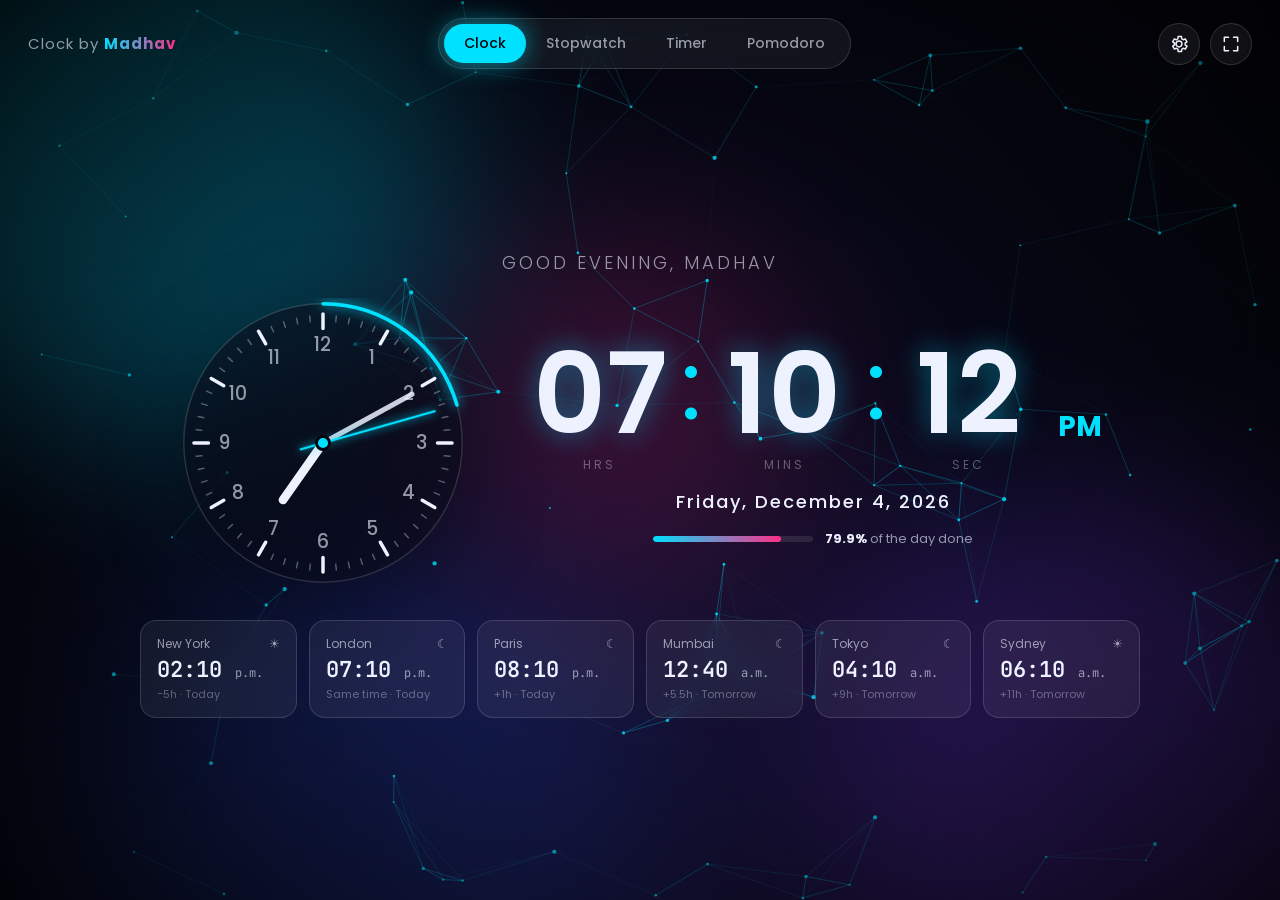
<file: index.html>
<!DOCTYPE html>
<html lang="en">
<head>
    <meta charset="UTF-8">
    <meta name="viewport" content="width=device-width, initial-scale=1.0">
    <title>Timer</title>
    <!-- Redirect the site root to the app, keeping any #tab in the URL -->
    <meta http-equiv="refresh" content="0; url=Timer.html">
    <script>location.replace("Timer.html" + location.hash);</script>
    <style>body { background: #05060f; color: #eef2ff; font-family: sans-serif; }</style>
</head>
<body>
    <p><a href="Timer.html" style="color:#00e0ff">Open the Timer</a></p>
</body>
</html>
</file>
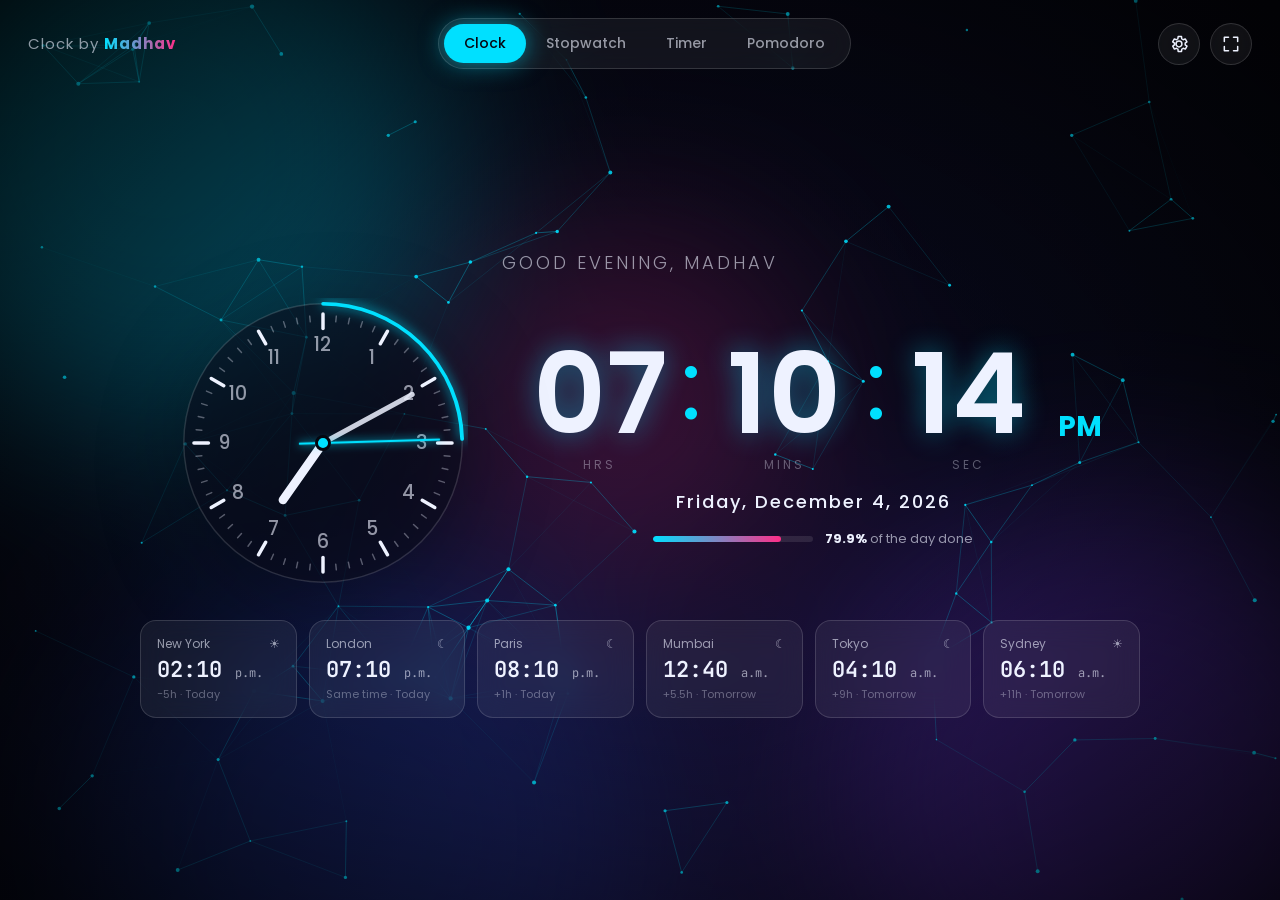
<file: Timer.html>
<!DOCTYPE html>
<html lang="en">
<head>
    <meta charset="UTF-8">
    <meta name="viewport" content="width=device-width, initial-scale=1.0">
    <link rel="icon" type="image/x-icon" href="./f813828474e1252f9784d7bb17917079.jpg">
    <title>Timer</title>

    <!-- Google Fonts: Poppins for text, JetBrains Mono for the numbers -->
    <link rel="preconnect" href="https://fonts.googleapis.com">
    <link rel="preconnect" href="https://fonts.gstatic.com" crossorigin>
    <link href="https://fonts.googleapis.com/css2?family=JetBrains+Mono:wght@400;600;700&family=Poppins:wght@300;400;500;600;700&display=swap" rel="stylesheet">

    <link rel="stylesheet" href="Timer.css">
</head>
<body data-bg="network">

    <!-- ================= ANIMATED BACKGROUND ================= -->
    <div class="bg" aria-hidden="true">
        <div class="bg-photo"></div>
        <div class="aurora"><span></span><span></span><span></span><span></span></div>
        <canvas id="bg-canvas"></canvas>
        <div class="vignette"></div>
    </div>

    <!-- ================= TOP BAR ================= -->
    <header class="topbar">
        <p class="personal-touch">Clock by <b>Madhav</b></p>

        <nav class="tabs" role="tablist">
            <button class="tab active" data-view="clock" role="tab">Clock</button>
            <button class="tab" data-view="stopwatch" role="tab">Stopwatch</button>
            <button class="tab" data-view="timer" role="tab">Timer</button>
            <button class="tab" data-view="pomodoro" role="tab">Pomodoro</button>
            <span class="tab-indicator"></span>
        </nav>

        <div class="tools">
            <button id="settings-btn" class="icon-btn" title="Settings (S)" aria-label="Settings">
                <svg viewBox="0 0 24 24"><path d="M12 15.5A3.5 3.5 0 1 0 12 8.5a3.5 3.5 0 0 0 0 7Zm7.4-2.5a7.6 7.6 0 0 0 0-2l2.1-1.6-2-3.5-2.5 1a7.4 7.4 0 0 0-1.7-1L15 3h-4l-.4 2.9a7.4 7.4 0 0 0-1.7 1l-2.5-1-2 3.5L6.6 11a7.6 7.6 0 0 0 0 2l-2.1 1.6 2 3.5 2.5-1a7.4 7.4 0 0 0 1.7 1L11 21h4l.4-2.9a7.4 7.4 0 0 0 1.7-1l2.5 1 2-3.5Z"/></svg>
            </button>
            <button id="fullscreen-btn" class="icon-btn" title="Fullscreen (F)" aria-label="Fullscreen">
                <svg viewBox="0 0 24 24"><path d="M4 9V4h5M20 9V4h-5M4 15v5h5M20 15v5h-5"/></svg>
            </button>
        </div>
    </header>

    <main>
        <!-- ================= CLOCK ================= -->
        <section class="view active" id="view-clock">
            <p class="greeting" id="greeting">Hello</p>

            <div class="clock-layout">
                <!-- Analog clock (ticks + numbers are generated in Timer.js) -->
                <svg class="analog" viewBox="0 0 200 200">
                    <circle class="face" cx="100" cy="100" r="96"/>
                    <circle class="sec-ring" id="sec-ring" cx="100" cy="100" r="96"/>
                    <g id="ticks"></g>
                    <line class="hand hour" id="hand-h" x1="100" y1="100" x2="100" y2="52"/>
                    <line class="hand min" id="hand-m" x1="100" y1="100" x2="100" y2="30"/>
                    <line class="hand sec" id="hand-s" x1="100" y1="116" x2="100" y2="20"/>
                    <circle class="pin" cx="100" cy="100" r="4.5"/>
                </svg>

                <!-- Digital clock -->
                <div class="digital">
                    <div class="clock">
                        <div class="unit"><span class="digits" id="hours">00</span><small>HRS</small></div>
                        <span class="colon">:</span>
                        <div class="unit"><span class="digits" id="minutes">00</span><small>MINS</small></div>
                        <span class="colon">:</span>
                        <div class="unit"><span class="digits" id="seconds">00</span><small>SEC</small></div>
                        <span class="ampm" id="ampm"></span>
                    </div>
                    <div class="date" id="date">Loading...</div>
                    <div class="day-progress">
                        <div class="bar"><i id="day-bar"></i></div>
                        <span><b id="day-pct">0%</b> of the day done</span>
                    </div>
                </div>
            </div>

            <!-- World clocks -->
            <div class="world" id="world"></div>
        </section>

        <!-- ================= STOPWATCH ================= -->
        <section class="view" id="view-stopwatch">
            <div class="ring-wrap">
                <svg class="ring" viewBox="0 0 220 220">
                    <circle class="ring-bg" cx="110" cy="110" r="100"/>
                    <circle class="ring-fg" id="sw-ring" cx="110" cy="110" r="100"/>
                </svg>
                <div class="ring-center">
                    <div class="big mono" id="sw-time">00:00.00</div>
                    <div class="sub mono" id="sw-lap-time">Lap 1 · 00:00.00</div>
                </div>
            </div>

            <div class="controls">
                <button class="btn" id="sw-reset" disabled>Reset</button>
                <button class="btn primary" id="sw-start">Start</button>
                <button class="btn" id="sw-lap" disabled>Lap</button>
            </div>

            <ol class="laps" id="sw-laps"></ol>
            <p class="hint">Space start / stop · L lap · R reset</p>
        </section>

        <!-- ================= TIMER (COUNTDOWN) ================= -->
        <section class="view" id="view-timer">
            <div class="ring-wrap">
                <svg class="ring" viewBox="0 0 220 220">
                    <circle class="ring-bg" cx="110" cy="110" r="100"/>
                    <circle class="ring-fg" id="tm-ring" cx="110" cy="110" r="100"/>
                </svg>
                <div class="ring-center">
                    <div class="tm-inputs" id="tm-inputs">
                        <label><input type="number" id="tm-h" min="0" max="99" value="0" class="mono"><span>h</span></label>
                        <label><input type="number" id="tm-m" min="0" max="59" value="5" class="mono"><span>m</span></label>
                        <label><input type="number" id="tm-s" min="0" max="59" value="0" class="mono"><span>s</span></label>
                    </div>
                    <div class="big mono hidden" id="tm-time">00:05:00</div>
                    <div class="sub" id="tm-end">Scroll or type to set</div>
                </div>
            </div>

            <div class="presets" id="tm-presets">
                <button class="chip" data-sec="60">1 min</button>
                <button class="chip" data-sec="300">5 min</button>
                <button class="chip" data-sec="600">10 min</button>
                <button class="chip" data-sec="900">15 min</button>
                <button class="chip" data-sec="1800">30 min</button>
                <button class="chip" data-sec="3600">1 h</button>
                <button class="chip accent" id="tm-add">+1 min</button>
            </div>

            <div class="controls">
                <button class="btn" id="tm-reset" disabled>Reset</button>
                <button class="btn primary" id="tm-start">Start</button>
            </div>
            <p class="hint">Space start / pause · R reset</p>
        </section>

        <!-- ================= POMODORO ================= -->
        <section class="view" id="view-pomodoro" data-phase="work">
            <div class="phase-pills" id="pm-pills">
                <button data-phase="work">Focus</button>
                <button data-phase="short">Short break</button>
                <button data-phase="long">Long break</button>
            </div>

            <div class="ring-wrap">
                <svg class="ring" viewBox="0 0 220 220">
                    <circle class="ring-bg" cx="110" cy="110" r="100"/>
                    <circle class="ring-fg" id="pm-ring" cx="110" cy="110" r="100"/>
                </svg>
                <div class="ring-center">
                    <div class="sub upper" id="pm-label">Focus</div>
                    <div class="big mono" id="pm-time">25:00</div>
                    <div class="dots" id="pm-dots"><i></i><i></i><i></i><i></i></div>
                </div>
            </div>

            <div class="controls">
                <button class="btn" id="pm-reset">Reset</button>
                <button class="btn primary" id="pm-start">Start</button>
                <button class="btn" id="pm-skip">Skip</button>
            </div>
            <p class="hint">Completed today: <b id="pm-count">0</b> focus sessions</p>
        </section>
    </main>

    <!-- ================= SETTINGS DRAWER ================= -->
    <div class="scrim" id="scrim"></div>
    <aside class="drawer" id="drawer" aria-label="Settings">
        <h2>Settings</h2>

        <div class="field">
            <label>Background</label>
            <div class="seg" id="bg-seg">
                <button data-bg="network">Network</button>
                <button data-bg="stars">Warp</button>
                <button data-bg="waves">Waves</button>
                <button data-bg="photo">Photo</button>
            </div>
        </div>

        <div class="field">
            <label>Accent colour</label>
            <div class="swatches" id="swatches"></div>
        </div>

        <label class="switch-row"><span>24-hour clock</span><input type="checkbox" id="opt-h24"><i></i></label>
        <label class="switch-row"><span>Sounds</span><input type="checkbox" id="opt-sound"><i></i></label>
        <label class="switch-row"><span>Date en français</span><input type="checkbox" id="opt-fr"><i></i></label>
        <label class="switch-row"><span>Auto-start next Pomodoro</span><input type="checkbox" id="opt-auto"><i></i></label>

        <div class="field">
            <label>Pomodoro lengths (minutes)</label>
            <div class="pm-set">
                <label>Focus<input type="number" id="opt-work" min="1" max="120" class="mono"></label>
                <label>Short<input type="number" id="opt-short" min="1" max="60" class="mono"></label>
                <label>Long<input type="number" id="opt-long" min="1" max="60" class="mono"></label>
            </div>
        </div>

        <p class="hint left">Shortcuts: 1–4 switch tabs · F fullscreen · S settings</p>
        <button class="btn primary wide" id="drawer-close">Done</button>
    </aside>

    <!-- ================= ALARM POPUP ================= -->
    <div class="alarm" id="alarm" role="alertdialog" aria-labelledby="alarm-title">
        <div class="alarm-card">
            <div class="alarm-icon">⏰</div>
            <h2 id="alarm-title">Time's up!</h2>
            <p id="alarm-msg"></p>
            <div class="controls">
                <button class="btn" id="alarm-snooze">+1 min</button>
                <button class="btn primary" id="alarm-ok">Dismiss</button>
            </div>
        </div>
    </div>

    <div class="toast" id="toast"></div>

    <script src="background.js"></script>
    <script src="Timer.js"></script>
</body>
</html>
</file>
<file: Timer.css>
/* =====================================================================
   Timer by Madhav — styles
   ===================================================================== */

:root {
    --accent: #00e0ff;
    --accent-rgb: 0, 224, 255;
    --c-short: #22d39a;
    --c-long: #a77bff;
    --danger: #ff5470;

    --bg: #05060f;
    --text: #eef2ff;
    --muted: rgba(238, 242, 255, 0.6);
    --faint: rgba(238, 242, 255, 0.35);
    --glass: rgba(255, 255, 255, 0.06);
    --glass-strong: rgba(14, 16, 32, 0.72);
    --glass-border: rgba(255, 255, 255, 0.14);
    --radius: 22px;
}

* {
    padding: 0;
    margin: 0;
    border: 0;
    box-sizing: border-box; /* Largeur/hauteur incluent padding + bordure */
}

html, body { min-height: 100%; }

body {
    font-family: 'Poppins', sans-serif;
    color: var(--text);
    background: var(--bg);
    min-height: 100vh;
    display: flex;
    flex-direction: column;
    overflow-x: hidden;
    -webkit-font-smoothing: antialiased;
}

button { font: inherit; color: inherit; background: none; cursor: pointer; }
button:focus-visible, input:focus-visible { outline: 2px solid var(--accent); outline-offset: 3px; }
.mono { font-family: 'JetBrains Mono', monospace; font-variant-numeric: tabular-nums; }
.hidden { display: none !important; }

/* =================== ANIMATED BACKGROUND =================== */
.bg {
    position: fixed;
    inset: 0;
    z-index: -1;
    overflow: hidden;
    background: radial-gradient(ellipse at 50% 120%, #1b1442 0%, #070818 55%, #05060f 100%);
}

/* Original photo, slowly zooming ("Ken Burns" effect) */
.bg-photo {
    position: absolute;
    inset: -6%;
    background: url('./5825705.jpg') center / cover no-repeat;
    opacity: 0;
    transition: opacity 1.2s ease;
    animation: kenburns 45s ease-in-out infinite alternate;
}
body[data-bg="photo"] .bg-photo { opacity: 1; }

/* Blurry coloured blobs drifting around */
.aurora {
    position: absolute;
    inset: 0;
    filter: blur(90px);
    opacity: 0.6;
    transition: opacity 1.2s ease;
}
body[data-bg="photo"] .aurora { opacity: 0.25; }
body[data-bg="stars"] .aurora { opacity: 0.35; }

.aurora span {
    position: absolute;
    width: 45vmax;
    height: 45vmax;
    border-radius: 50%;
    opacity: 0.5;
    mix-blend-mode: screen;
}
.aurora span:nth-child(1) { background: var(--accent); top: -15%; left: -10%; animation: drift1 24s ease-in-out infinite alternate; }
.aurora span:nth-child(2) { background: #7c3aed; bottom: -20%; right: -10%; animation: drift2 30s ease-in-out infinite alternate; }
.aurora span:nth-child(3) { background: #ff2e88; top: 25%; left: 35%; width: 28vmax; height: 28vmax; opacity: 0.3; animation: drift3 20s ease-in-out infinite alternate; }
.aurora span:nth-child(4) { background: #1e40af; bottom: -25%; left: 5%; animation: drift2 36s ease-in-out infinite alternate-reverse; }

#bg-canvas { position: absolute; inset: 0; width: 100%; height: 100%; }

.vignette {
    position: absolute;
    inset: 0;
    background: radial-gradient(ellipse at center, transparent 35%, rgba(0, 0, 0, 0.7) 100%);
}

@keyframes kenburns {
    from { transform: scale(1) translate(0, 0); }
    to   { transform: scale(1.12) translate(-2%, -2%); }
}
@keyframes drift1 {
    0%   { transform: translate(0, 0) scale(1); }
    50%  { transform: translate(30vw, 20vh) scale(1.25); }
    100% { transform: translate(10vw, 45vh) scale(0.9); }
}
@keyframes drift2 {
    0%   { transform: translate(0, 0) scale(1); }
    50%  { transform: translate(-25vw, -15vh) scale(1.15); }
    100% { transform: translate(-40vw, 5vh) scale(1.3); }
}
@keyframes drift3 {
    0%   { transform: translate(0, 0) scale(1); }
    100% { transform: translate(-20vw, 25vh) scale(1.5); }
}

/* =================== TOP BAR =================== */
.topbar {
    display: flex;
    align-items: center;
    justify-content: space-between;
    gap: 16px;
    padding: 18px 28px;
}

.personal-touch {
    font-size: 15px;
    letter-spacing: 1px;
    color: var(--muted);
    min-width: 140px;
}
.personal-touch b {
    color: var(--text);
    background: linear-gradient(90deg, var(--accent), #ff2e88, var(--accent));
    background-size: 200% auto;
    -webkit-background-clip: text;
    background-clip: text;
    -webkit-text-fill-color: transparent;
    animation: shine 4s linear infinite;
}
@keyframes shine { to { background-position: 200% center; } }

.tabs {
    position: relative;
    display: flex;
    padding: 5px;
    border-radius: 999px;
    background: var(--glass);
    border: 1px solid var(--glass-border);
    backdrop-filter: blur(14px);
    -webkit-backdrop-filter: blur(14px);
}
.tab {
    position: relative;
    z-index: 1;
    padding: 9px 20px;
    border-radius: 999px;
    font-size: 14px;
    font-weight: 500;
    color: var(--muted);
    transition: color 0.3s ease;
}
.tab:hover { color: var(--text); }
.tab.active { color: #050611; }
.tab-indicator {
    position: absolute;
    top: 5px;
    bottom: 5px;
    left: 0;
    border-radius: 999px;
    background: var(--accent);
    box-shadow: 0 0 24px rgba(var(--accent-rgb), 0.55);
    transition: transform 0.45s cubic-bezier(.6, .05, .2, 1.2), width 0.45s cubic-bezier(.6, .05, .2, 1.2), background 0.4s;
}

.tools { display: flex; gap: 10px; min-width: 140px; justify-content: flex-end; }
.icon-btn {
    width: 42px;
    height: 42px;
    border-radius: 50%;
    display: grid;
    place-items: center;
    background: var(--glass);
    border: 1px solid var(--glass-border);
    backdrop-filter: blur(14px);
    -webkit-backdrop-filter: blur(14px);
    transition: transform 0.3s, border-color 0.3s;
}
.icon-btn svg { width: 20px; height: 20px; fill: none; stroke: currentColor; stroke-width: 1.8; stroke-linecap: round; stroke-linejoin: round; }
.icon-btn:hover { transform: rotate(30deg) scale(1.08); border-color: var(--accent); }

/* =================== VIEWS =================== */
main {
    flex: 1;
    display: grid;
    place-items: center;
    padding: 10px 20px 30px;
}

.view {
    display: none;
    flex-direction: column;
    align-items: center;
    gap: 22px;
    width: 100%;
    max-width: 1000px;
}
.view.active { display: flex; animation: viewIn 0.55s cubic-bezier(.2, .8, .2, 1); }
@keyframes viewIn {
    from { opacity: 0; transform: translateY(18px) scale(0.98); filter: blur(6px); }
    to   { opacity: 1; transform: none; filter: none; }
}

.hint { font-size: 13px; color: var(--faint); text-align: center; }
.hint b { color: var(--accent); }
.hint.left { text-align: left; }

/* =================== CLOCK =================== */
.greeting {
    font-size: 18px;
    font-weight: 300;
    letter-spacing: 3px;
    text-transform: uppercase;
    color: var(--muted);
}

.clock-layout {
    display: flex;
    align-items: center;
    justify-content: center;
    gap: 56px;
    flex-wrap: wrap;
}

/* Analog */
.analog {
    width: clamp(200px, 28vw, 290px);
    height: auto;
    filter: drop-shadow(0 20px 40px rgba(0, 0, 0, 0.5));
}
.analog .face { fill: rgba(10, 12, 28, 0.55); stroke: var(--glass-border); stroke-width: 1; }
.analog .sec-ring {
    fill: none;
    stroke: var(--accent);
    stroke-width: 2.5;
    stroke-linecap: round;
    transform: rotate(-90deg);
    transform-origin: 100px 100px;
    filter: drop-shadow(0 0 4px var(--accent));
}
.analog line.tick { stroke: var(--faint); stroke-width: 1; stroke-linecap: round; }
.analog line.tick.major { stroke: var(--text); stroke-width: 2.4; }
.analog text { fill: var(--muted); font-size: 13px; font-family: 'Poppins', sans-serif; font-weight: 500; text-anchor: middle; dominant-baseline: central; }
.analog .hand { stroke-linecap: round; }
.analog .hand.hour { stroke: var(--text); stroke-width: 6; }
.analog .hand.min { stroke: var(--text); stroke-width: 3.5; opacity: 0.85; }
.analog .hand.sec { stroke: var(--accent); stroke-width: 1.6; filter: drop-shadow(0 0 3px var(--accent)); }
.analog .pin { fill: var(--accent); stroke: var(--bg); stroke-width: 2; }

/* Digital */
.digital { display: flex; flex-direction: column; align-items: center; gap: 14px; }

.clock { display: flex; align-items: flex-start; gap: 6px; }
.unit { display: flex; flex-direction: column; align-items: center; }
.digits {
    display: inline-block;
    font-size: clamp(56px, 9vw, 112px);
    font-weight: 600;
    line-height: 1;
    min-width: 1.35em;
    text-align: center;
    font-variant-numeric: tabular-nums;
    text-shadow: 0 0 28px rgba(var(--accent-rgb), 0.45);
    transition: color 0.3s ease, transform 0.3s ease;
}
.digits:hover { color: var(--accent); transform: scale(1.06); }
.digits.pop { animation: pop 0.45s cubic-bezier(.2, .8, .2, 1); }
@keyframes pop {
    from { transform: translateY(-14%); opacity: 0.2; filter: blur(3px); }
    to   { transform: none; opacity: 1; filter: none; }
}
.unit small { font-size: 12px; letter-spacing: 3px; color: var(--faint); margin-top: 6px; }

.colon {
    font-size: clamp(48px, 8vw, 96px);
    line-height: 1;
    color: var(--accent);
    animation: blink 1s steps(1) infinite;
}
@keyframes blink { 50% { opacity: 0.25; } }

.ampm {
    align-self: flex-end;
    margin: 0 0 26px 8px;
    font-size: clamp(18px, 2.4vw, 28px);
    font-weight: 700;
    color: var(--accent);
}

.date { font-size: 18px; font-weight: 500; letter-spacing: 2px; text-transform: capitalize; }

.day-progress { display: flex; align-items: center; gap: 12px; font-size: 13px; color: var(--muted); }
.day-progress .bar { width: 160px; height: 6px; border-radius: 99px; background: rgba(255, 255, 255, 0.1); overflow: hidden; }
.day-progress .bar i {
    display: block;
    height: 100%;
    width: 0;
    border-radius: inherit;
    background: linear-gradient(90deg, var(--accent), #ff2e88);
    transition: width 1s linear;
}
.day-progress b { color: var(--text); }

/* World clocks */
.world {
    display: grid;
    grid-template-columns: repeat(auto-fit, minmax(140px, 1fr));
    gap: 12px;
    width: 100%;
    margin-top: 10px;
}
.city {
    padding: 14px 16px;
    border-radius: 16px;
    background: var(--glass);
    border: 1px solid var(--glass-border);
    backdrop-filter: blur(14px);
    -webkit-backdrop-filter: blur(14px);
    transition: transform 0.3s, border-color 0.3s;
}
.city:hover { transform: translateY(-4px); border-color: rgba(var(--accent-rgb), 0.6); }
.city .name { font-size: 12px; color: var(--muted); display: flex; justify-content: space-between; }
.city .time { font-size: 22px; font-weight: 600; margin: 2px 0; white-space: nowrap; }
.city .time small { font-size: 12px; font-weight: 400; color: var(--muted); }
.city .diff { font-size: 11px; color: var(--faint); }

/* =================== RINGS (stopwatch / timer / pomodoro) =================== */
.ring-wrap {
    --ring: var(--accent);
    position: relative;
    width: min(340px, 80vw);
    aspect-ratio: 1;
}
.ring { width: 100%; height: 100%; transform: rotate(-90deg); }
.ring circle { fill: none; stroke-width: 7; }
.ring-bg { stroke: rgba(255, 255, 255, 0.08); }
.ring-fg {
    stroke: var(--ring);
    stroke-linecap: round;
    filter: drop-shadow(0 0 8px var(--ring));
    transition: stroke 0.4s;
}
.ring-center {
    position: absolute;
    inset: 12%;
    border-radius: 50%;
    display: flex;
    flex-direction: column;
    align-items: center;
    justify-content: center;
    gap: 8px;
    background: rgba(10, 12, 28, 0.45);
    backdrop-filter: blur(10px);
    -webkit-backdrop-filter: blur(10px);
    border: 1px solid rgba(255, 255, 255, 0.06);
}
.big { font-size: clamp(34px, 7.5vw, 52px); font-weight: 700; letter-spacing: -1px; }
.sub { font-size: 14px; color: var(--muted); }
.upper { text-transform: uppercase; letter-spacing: 3px; font-size: 12px; }

.ring-wrap.warn { --ring: var(--danger); animation: pulse 1s ease-in-out infinite; }
.ring-wrap.done { --ring: var(--danger); }
@keyframes pulse { 50% { transform: scale(1.025); } }

/* =================== BUTTONS =================== */
.controls { display: flex; gap: 14px; justify-content: center; flex-wrap: wrap; }
.btn {
    min-width: 110px;
    padding: 12px 26px;
    border-radius: 999px;
    font-weight: 600;
    font-size: 15px;
    background: var(--glass);
    border: 1px solid var(--glass-border);
    backdrop-filter: blur(14px);
    -webkit-backdrop-filter: blur(14px);
    transition: transform 0.2s, box-shadow 0.3s, background 0.3s, opacity 0.3s;
}
.btn:hover:not(:disabled) { transform: translateY(-2px); background: rgba(255, 255, 255, 0.12); }
.btn:active:not(:disabled) { transform: translateY(0) scale(0.97); }
.btn:disabled { opacity: 0.35; cursor: not-allowed; }
.btn.primary {
    background: var(--accent);
    color: #050611;
    border-color: transparent;
    box-shadow: 0 8px 30px rgba(var(--accent-rgb), 0.4);
}
.btn.primary:hover:not(:disabled) { background: var(--accent); box-shadow: 0 10px 40px rgba(var(--accent-rgb), 0.65); }
.btn.primary.running { background: var(--danger); box-shadow: 0 8px 30px rgba(255, 84, 112, 0.4); }
.btn.wide { width: 100%; margin-top: auto; }

.chip {
    padding: 7px 16px;
    border-radius: 999px;
    font-size: 13px;
    background: var(--glass);
    border: 1px solid var(--glass-border);
    transition: all 0.25s;
}
.chip:hover { border-color: var(--accent); color: var(--accent); }
.chip.accent { color: var(--accent); border-color: rgba(var(--accent-rgb), 0.5); }
.presets { display: flex; gap: 8px; flex-wrap: wrap; justify-content: center; max-width: 560px; }

/* =================== STOPWATCH LAPS =================== */
.laps {
    list-style: none;
    width: min(460px, 100%);
    max-height: 210px;
    overflow-y: auto;
    display: flex;
    flex-direction: column;
    gap: 6px;
    scrollbar-width: thin;
}
.laps:empty { display: none; }
.laps li {
    position: relative;
    display: grid;
    grid-template-columns: 70px 1fr 1fr;
    padding: 9px 16px;
    border-radius: 12px;
    font-size: 14px;
    background: var(--glass);
    border: 1px solid rgba(255, 255, 255, 0.06);
    overflow: hidden;
    animation: lapIn 0.35s ease;
}
.laps li span:last-child { text-align: right; color: var(--muted); }
.laps li .lap-bar {
    position: absolute;
    left: 0;
    bottom: 0;
    height: 2px;
    background: var(--accent);
    opacity: 0.6;
}
.laps li.best { color: var(--c-short); }
.laps li.best .lap-bar { background: var(--c-short); }
.laps li.worst { color: var(--danger); }
.laps li.worst .lap-bar { background: var(--danger); }
@keyframes lapIn { from { opacity: 0; transform: translateX(-12px); } }

/* =================== TIMER INPUTS =================== */
.tm-inputs { display: flex; align-items: baseline; gap: 4px; }
.tm-inputs label { display: flex; align-items: baseline; }
.tm-inputs input {
    width: 1.6em;
    font-size: clamp(30px, 6.5vw, 44px);
    font-weight: 700;
    text-align: center;
    color: var(--text);
    background: transparent;
    border-bottom: 2px solid rgba(var(--accent-rgb), 0.4);
    -moz-appearance: textfield;
    appearance: textfield;
}
.tm-inputs input::-webkit-outer-spin-button,
.tm-inputs input::-webkit-inner-spin-button { -webkit-appearance: none; margin: 0; }
.tm-inputs span { font-size: 14px; color: var(--muted); margin: 0 4px 0 2px; }

/* =================== POMODORO =================== */
#view-pomodoro[data-phase="short"] { --accent: var(--c-short); --accent-rgb: 34, 211, 154; }
#view-pomodoro[data-phase="long"]  { --accent: var(--c-long);  --accent-rgb: 167, 123, 255; }

.phase-pills {
    display: flex;
    gap: 6px;
    padding: 5px;
    border-radius: 999px;
    background: var(--glass);
    border: 1px solid var(--glass-border);
}
.phase-pills button {
    padding: 7px 16px;
    border-radius: 999px;
    font-size: 13px;
    color: var(--muted);
    transition: all 0.3s;
}
.phase-pills button.active { background: rgba(var(--accent-rgb), 0.18); color: var(--accent); }

.dots { display: flex; gap: 8px; }
.dots i {
    width: 10px;
    height: 10px;
    border-radius: 50%;
    border: 1.5px solid var(--accent);
    transition: background 0.4s, box-shadow 0.4s;
}
.dots i.on { background: var(--accent); box-shadow: 0 0 10px var(--accent); }

/* =================== SETTINGS DRAWER =================== */
.scrim {
    position: fixed;
    inset: 0;
    background: rgba(0, 0, 0, 0.45);
    opacity: 0;
    pointer-events: none;
    transition: opacity 0.35s;
    z-index: 10;
}
.drawer {
    position: fixed;
    top: 0;
    right: 0;
    bottom: 0;
    width: min(360px, 92vw);
    padding: 28px 24px;
    display: flex;
    flex-direction: column;
    gap: 18px;
    overflow-y: auto;
    background: var(--glass-strong);
    border-left: 1px solid var(--glass-border);
    backdrop-filter: blur(24px);
    -webkit-backdrop-filter: blur(24px);
    transform: translateX(105%);
    transition: transform 0.45s cubic-bezier(.2, .8, .2, 1);
    z-index: 11;
}
body.drawer-open .drawer { transform: none; }
body.drawer-open .scrim { opacity: 1; pointer-events: auto; }
.drawer h2 { font-size: 22px; font-weight: 600; }

.field { display: flex; flex-direction: column; gap: 10px; }
.field > label { font-size: 12px; letter-spacing: 2px; text-transform: uppercase; color: var(--faint); }

.seg { display: grid; grid-template-columns: repeat(4, 1fr); gap: 6px; }
.seg button {
    padding: 9px 4px;
    border-radius: 10px;
    font-size: 13px;
    background: var(--glass);
    border: 1px solid var(--glass-border);
    transition: all 0.25s;
}
.seg button.active { border-color: var(--accent); color: var(--accent); background: rgba(var(--accent-rgb), 0.12); }

.swatches { display: flex; gap: 10px; flex-wrap: wrap; }
.swatches button {
    width: 32px;
    height: 32px;
    border-radius: 50%;
    background: var(--c);
    border: 2px solid transparent;
    box-shadow: 0 0 0 0 var(--c);
    transition: transform 0.2s, box-shadow 0.3s;
}
.swatches button:hover { transform: scale(1.12); }
.swatches button.active { border-color: #fff; box-shadow: 0 0 16px var(--c); }

.switch-row { display: flex; align-items: center; justify-content: space-between; cursor: pointer; font-size: 15px; }
.switch-row input { position: absolute; opacity: 0; pointer-events: none; }
.switch-row i {
    position: relative;
    width: 44px;
    height: 24px;
    border-radius: 99px;
    background: rgba(255, 255, 255, 0.15);
    transition: background 0.3s;
}
.switch-row i::after {
    content: "";
    position: absolute;
    top: 3px;
    left: 3px;
    width: 18px;
    height: 18px;
    border-radius: 50%;
    background: #fff;
    transition: transform 0.3s cubic-bezier(.5, 1.6, .4, .8);
}
.switch-row input:checked + i { background: var(--accent); }
.switch-row input:checked + i::after { transform: translateX(20px); }
.switch-row input:focus-visible + i { outline: 2px solid var(--accent); outline-offset: 3px; }

.pm-set { display: grid; grid-template-columns: repeat(3, 1fr); gap: 8px; }
.pm-set label { display: flex; flex-direction: column; gap: 4px; font-size: 12px; color: var(--muted); }
.pm-set input {
    padding: 8px;
    border-radius: 10px;
    font-size: 16px;
    color: var(--text);
    background: var(--glass);
    border: 1px solid var(--glass-border);
    text-align: center;
}

/* =================== ALARM + TOAST =================== */
.alarm {
    position: fixed;
    inset: 0;
    z-index: 20;
    display: grid;
    place-items: center;
    padding: 16px;
    background: rgba(0, 0, 0, 0.55);
    backdrop-filter: blur(8px);
    -webkit-backdrop-filter: blur(8px);
    opacity: 0;
    pointer-events: none;
    transition: opacity 0.3s;
}
.alarm.show { opacity: 1; pointer-events: auto; }
.alarm-card {
    width: min(380px, 100%);
    padding: 34px 28px;
    border-radius: var(--radius);
    text-align: center;
    background: var(--glass-strong);
    border: 1px solid rgba(var(--accent-rgb), 0.5);
    box-shadow: 0 0 60px rgba(var(--accent-rgb), 0.35);
    transform: scale(0.85);
    transition: transform 0.4s cubic-bezier(.5, 1.6, .4, .8);
}
.alarm.show .alarm-card { transform: none; }
.alarm-icon { font-size: 54px; animation: ring 0.9s ease-in-out infinite; }
.alarm-card h2 { margin: 10px 0 6px; font-size: 26px; }
.alarm-card p { color: var(--muted); margin-bottom: 22px; }
@keyframes ring {
    0%, 100% { transform: rotate(0); }
    20% { transform: rotate(-18deg); }
    40% { transform: rotate(16deg); }
    60% { transform: rotate(-10deg); }
    80% { transform: rotate(6deg); }
}

.toast {
    position: fixed;
    left: 50%;
    bottom: 28px;
    z-index: 30;
    padding: 12px 22px;
    border-radius: 999px;
    font-size: 14px;
    background: var(--glass-strong);
    border: 1px solid rgba(var(--accent-rgb), 0.5);
    backdrop-filter: blur(16px);
    -webkit-backdrop-filter: blur(16px);
    opacity: 0;
    transform: translate(-50%, calc(100% + 40px));
    transition: transform 0.45s cubic-bezier(.5, 1.6, .4, .8), opacity 0.3s;
    pointer-events: none;
}
.toast.show { opacity: 1; transform: translate(-50%, 0); }

/* =================== RESPONSIVE =================== */
@media (max-width: 860px) {
    .topbar { flex-wrap: wrap; justify-content: center; padding: 14px 16px; }
    .personal-touch, .tools { min-width: 0; }
    .tabs { order: 3; width: 100%; justify-content: space-between; }
    .tab { padding: 8px 10px; font-size: 13px; flex: 1; }
    .topbar { justify-content: space-between; }
}

@media (max-width: 600px) {
    main { padding: 6px 16px 24px; }
    .clock-layout { gap: 26px; }
    .digits { font-size: 52px; }
    .colon { font-size: 44px; }
    .ampm { font-size: 18px; margin-bottom: 22px; }
    .date { font-size: 15px; text-align: center; }
    .btn { min-width: 0; padding: 11px 20px; }
    .laps li { grid-template-columns: 56px 1fr 1fr; padding: 8px 12px; }
}

@media (prefers-reduced-motion: reduce) {
    .aurora span, .bg-photo, .colon, .personal-touch b { animation: none; }
}
</file>
